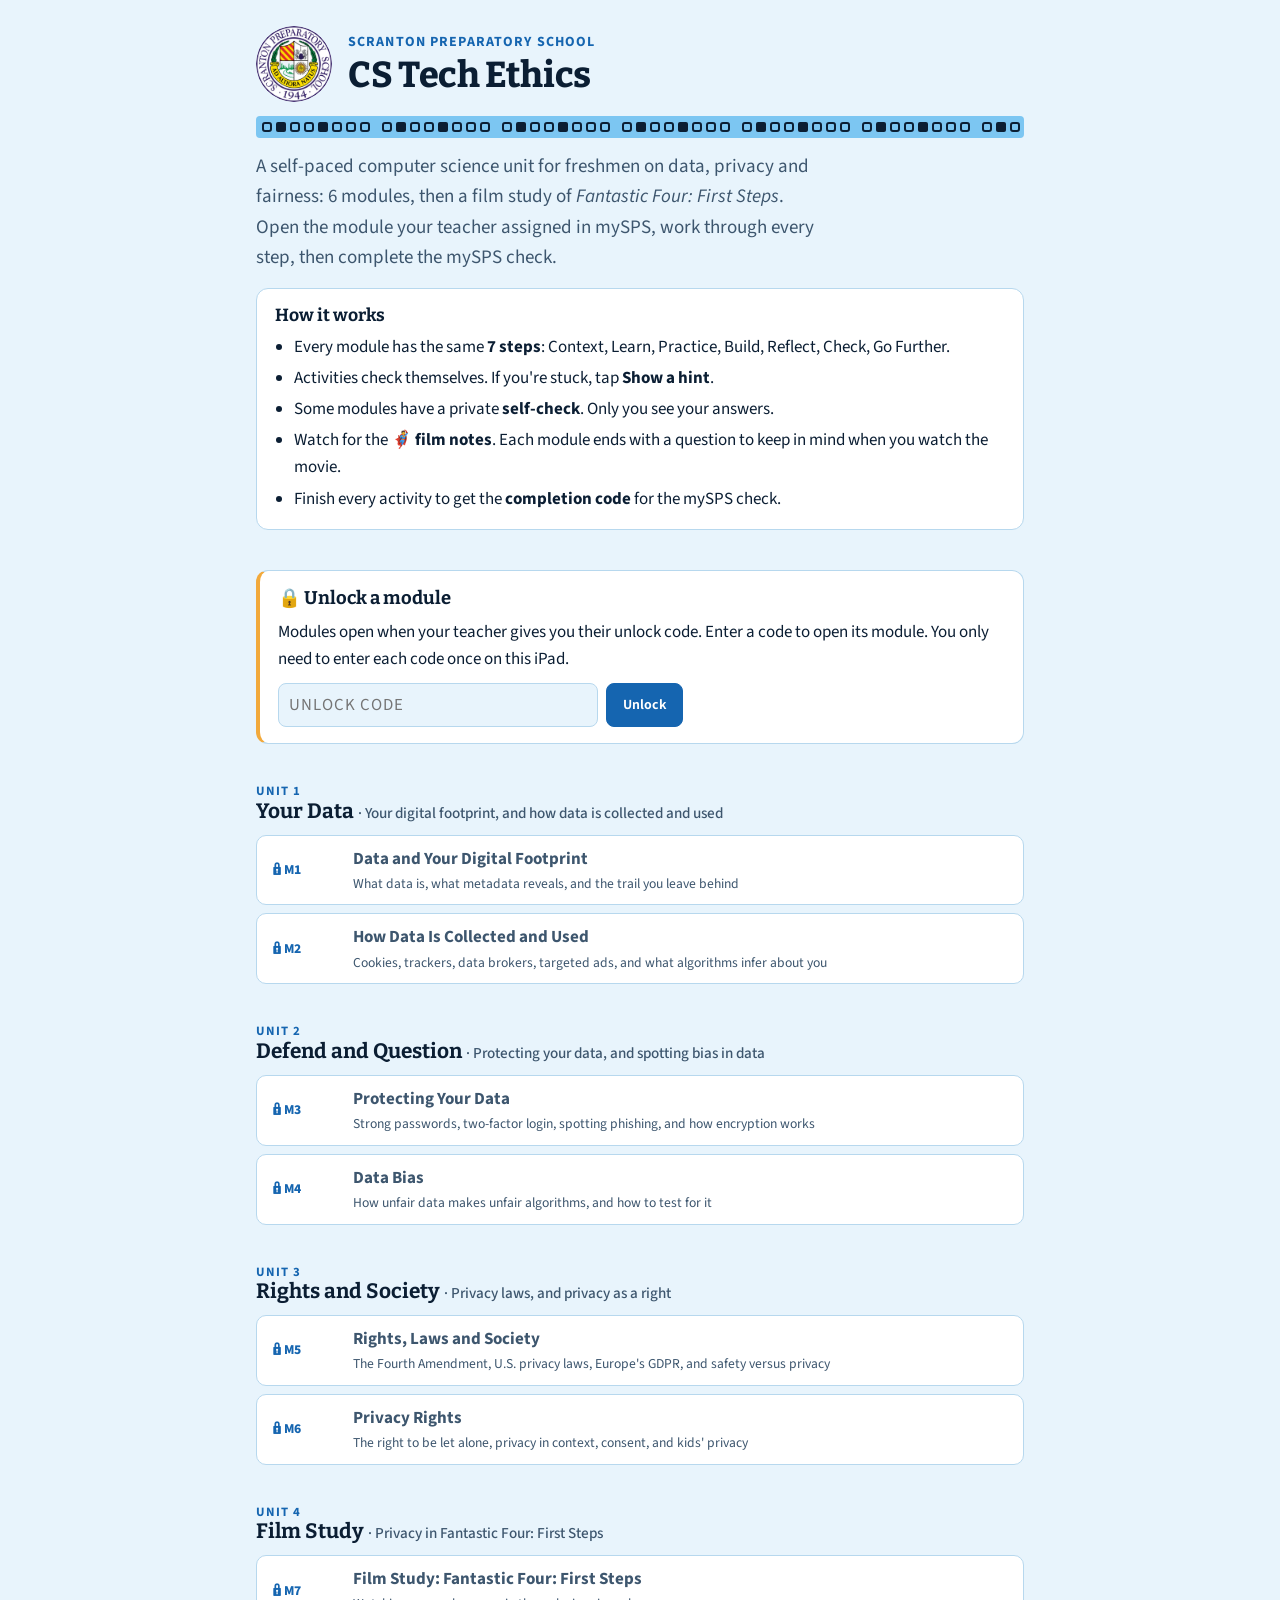
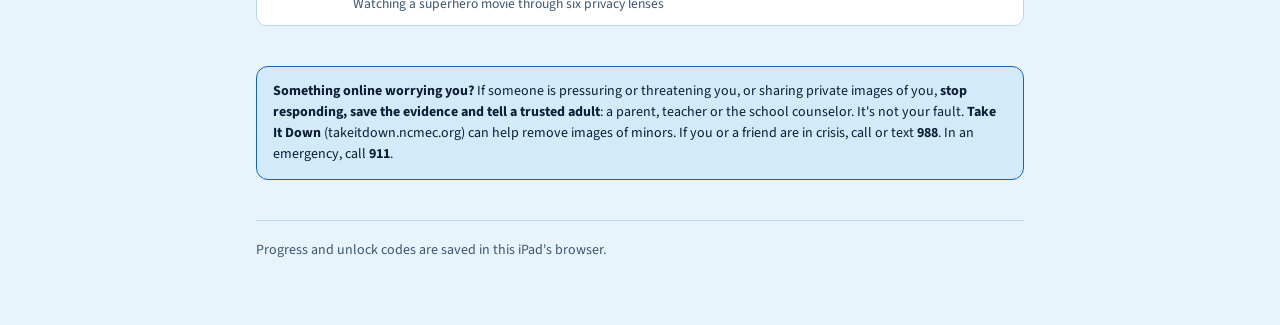
<file: docs/index.html>
<!doctype html>
<html lang="en">
<head>
<meta charset="utf-8">
<meta name="viewport" content="width=device-width, initial-scale=1, viewport-fit=cover">
<title>CS Tech Ethics</title>
<link rel="preconnect" href="https://fonts.googleapis.com">
<link rel="preconnect" href="https://fonts.gstatic.com" crossorigin>
<link rel="stylesheet" href="https://fonts.googleapis.com/css2?family=Bitter:wght@600..800&family=Source+Sans+3:wght@400..700&display=swap">
<link rel="stylesheet" href="assets/course.css?v=b5edc7378b">
<style>
/* Layout: one column listing the units in order; each module is a row with its progress on this iPad. */
.hero { display: grid; gap: 14px; }
.brand { display: flex; align-items: center; gap: 16px; }
.brand img { width: 76px; height: 76px; flex: none; background: #fff; border-radius: 50%; }
.school { color: var(--accent); font-weight: 700; letter-spacing: 0.08em; text-transform: uppercase; font-size: 0.875rem; }
.how { background: var(--surface); border: 1px solid var(--line); border-radius: 12px; padding: 16px 18px; display: grid; gap: 8px; }
.how ul { margin: 0; padding-left: 1.2rem; display: grid; gap: 4px; }
.unit { display: grid; gap: 10px; }
.unit h2 { font-size: 1.3rem; }
.unit h2 .un { display: block; font-family: var(--font-body); font-size: 0.8rem; letter-spacing: 0.08em; text-transform: uppercase; color: var(--accent); }
.unit h2 .en { font-family: var(--font-body); font-weight: 500; font-size: 0.95rem; color: var(--muted); }
.unit ol { list-style: none; margin: 0; padding: 0; display: grid; gap: 8px; }
.unit li { display: grid; grid-template-columns: 4.25rem 1fr auto; grid-template-areas: "n t p" "n s p"; align-items: center; gap: 0 12px; padding: 10px 16px; border-radius: 10px; border: 1px solid var(--line); background: var(--surface); }
.unit li .num { grid-area: n; font-size: 0.85rem; font-weight: 800; color: var(--accent); font-variant-numeric: tabular-nums; }
.unit li a { grid-area: t; color: var(--ink); font-weight: 700; text-decoration: none; }
.unit li a:hover { color: var(--accent); }
.unit li .sub { grid-area: s; color: var(--muted); font-size: 0.85rem; }
.unit li .prog { grid-area: p; font-size: 0.8rem; font-weight: 650; padding: 2px 10px; border-radius: 999px; white-space: nowrap; }
.unit li .prog.started { color: var(--accent); background: var(--accent-soft); }
.unit li .prog.done { color: var(--ok); background: var(--ok-soft); }
.unit li.locked a { color: var(--muted); }
.unit li .num { white-space: nowrap; }
</style>
</head>
<body>
<main class="wrap">
  <header class="hero">
    <div class="brand">
      <img src="assets/seal.png" alt="Scranton Preparatory School seal">
      <div>
        <p class="school">Scranton Preparatory School</p>
        <h1>CS Tech Ethics</h1>
      </div>
    </div>
    <div class="tilestrip" aria-hidden="true"></div>
    <p class="lede">A self-paced computer science unit for freshmen on data, privacy and fairness: 6 modules, then a film study of <i>Fantastic Four: First Steps</i>. Open the module your teacher assigned in mySPS, work through every step, then complete the mySPS check.</p>
    <div class="how">
      <h2 style="font-size:1.1rem">How it works</h2>
      <ul>
        <li>Every module has the same <b>7 steps</b>: Context, Learn, Practice, Build, Reflect, Check, Go Further.</li>
        <li>Activities check themselves. If you're stuck, tap <b>Show a hint</b>.</li>
        <li>Some modules have a private <b>self-check</b>. Only you see your answers.</li>
        <li>Watch for the 🦸 <b>film notes</b>. Each module ends with a question to keep in mind when you watch the movie.</li>
        <li>Finish every activity to get the <b>completion code</b> for the mySPS check.</li>
      </ul>
    </div>
  </header>
  <form class="lockbox" id="unlock-form" autocomplete="off">
    <h2>🔒 Unlock a module</h2>
    <p>Modules open when your teacher gives you their unlock code. Enter a code to open its module. You only need to enter each code once on this iPad.</p>
    <div class="lockrow"><input type="text" id="unlock-code" class="es-in" aria-label="Unlock code" placeholder="Unlock code" autocapitalize="characters" autocorrect="off" spellcheck="false"><button type="submit" class="primary">Unlock</button></div>
    <div class="feedback" id="unlock-msg" role="status" aria-live="polite" hidden></div>
  </form>
  <section class="unit">
    <h2><span class="un">Unit 1</span> Your Data <span class="en">· Your digital footprint, and how data is collected and used</span></h2>
    <ol>
      <li><span class="num">M1</span><a href="m01-digital-footprint.html">Data and Your Digital Footprint</a><span class="sub">What data is, what metadata reveals, and the trail you leave behind</span><span class="prog" data-m="1" data-n="7"></span></li>
      <li><span class="num">M2</span><a href="m02-data-collection.html">How Data Is Collected and Used</a><span class="sub">Cookies, trackers, data brokers, targeted ads, and what algorithms infer about you</span><span class="prog" data-m="2" data-n="7"></span></li>
    </ol>
  </section>
  <section class="unit">
    <h2><span class="un">Unit 2</span> Defend and Question <span class="en">· Protecting your data, and spotting bias in data</span></h2>
    <ol>
      <li><span class="num">M3</span><a href="m03-protecting-data.html">Protecting Your Data</a><span class="sub">Strong passwords, two-factor login, spotting phishing, and how encryption works</span><span class="prog" data-m="3" data-n="7"></span></li>
      <li><span class="num">M4</span><a href="m04-data-bias.html">Data Bias</a><span class="sub">How unfair data makes unfair algorithms, and how to test for it</span><span class="prog" data-m="4" data-n="7"></span></li>
    </ol>
  </section>
  <section class="unit">
    <h2><span class="un">Unit 3</span> Rights and Society <span class="en">· Privacy laws, and privacy as a right</span></h2>
    <ol>
      <li><span class="num">M5</span><a href="m05-rights-laws-society.html">Rights, Laws and Society</a><span class="sub">The Fourth Amendment, U.S. privacy laws, Europe's GDPR, and safety versus privacy</span><span class="prog" data-m="5" data-n="7"></span></li>
      <li><span class="num">M6</span><a href="m06-privacy-rights.html">Privacy Rights</a><span class="sub">The right to be let alone, privacy in context, consent, and kids' privacy</span><span class="prog" data-m="6" data-n="7"></span></li>
    </ol>
  </section>
  <section class="unit">
    <h2><span class="un">Unit 4</span> Film Study <span class="en">· Privacy in Fantastic Four: First Steps</span></h2>
    <ol>
      <li><span class="num">M7</span><a href="m07-film-study.html">Film Study: Fantastic Four: First Steps</a><span class="sub">Watching a superhero movie through six privacy lenses</span><span class="prog" data-m="7" data-n="7"></span></li>
    </ol>
  </section>
  <aside class="helpbox"><b>Something online worrying you?</b> If someone is pressuring or threatening you, or sharing private images of you, <b>stop responding, save the evidence and tell a trusted adult</b>: a parent, teacher or the school counselor. It's not your fault. <b>Take It Down</b> (takeitdown.ncmec.org) can help remove images of minors. If you or a friend are in crisis, call or text <b>988</b>. In an emergency, call <b>911</b>.</aside>
  <footer><span>Progress and unlock codes are saved in this iPad's browser.</span></footer>
</main>
<script src="assets/course.js?v=48382ecd5c"></script>
<script src="assets/lock.js?v=2a07572769"></script>
<script>
// Locked modules show a lock until this iPad has their unlock code.
var LOCKS = [{"num":1,"lock":{"salt":"uzSO+50T7BOARrHCymxP3g==","iter":150000,"check":{"iv":"4eTJayMZwiKj0L8X","ct":"N6u+xmXA4djEFcj9NzHLPXb2GGGgMBsZKg=="}}},{"num":2,"lock":{"salt":"qzK2mtnTwXk2YOfTByp4UA==","iter":150000,"check":{"iv":"SWOiaPZXSC5NqhRx","ct":"QWXTdycs4O6w5QXxa8AA9o9Vlb1Wz2NM/w=="}}},{"num":3,"lock":{"salt":"YkcCpdLzS3dwz+iqs/BdAQ==","iter":150000,"check":{"iv":"XAt+O78kkjDH4bLj","ct":"SprwMW+EzrPl8//flWb9tull35VUBgSmDQ=="}}},{"num":4,"lock":{"salt":"rFKd/2jwdjIuE5c4u1htfw==","iter":150000,"check":{"iv":"8+S1Iyychaxy1taM","ct":"j3ifC9S1odBn+ZLCd3iFkTj7wQCpHP6SYQ=="}}},{"num":5,"lock":{"salt":"Xwpo27E2IiV3/wMhqBhhsg==","iter":150000,"check":{"iv":"V2ShGCQYQeglEvR8","ct":"gUFRGAN7PTphLF/RbOD/djm65nhBgsbtbg=="}}},{"num":6,"lock":{"salt":"OURCg+EbLE9xXNyPy0Bs2w==","iter":150000,"check":{"iv":"xoWt/ISygGwKuKkR","ct":"hm8+fSXYAq/bU4gF7gdOlMQeqsm9PyiUYg=="}}},{"num":7,"lock":{"salt":"WXxO4d+Crscl9Z3ehwTP6w==","iter":150000,"check":{"iv":"T5KEy8/AYJJCYjrC","ct":"VVnx+bhzR9adtmPBTV2feUjLnaxlr96mnQ=="}}}];
function markLocks() {
  LOCKS.forEach(function (m) {
    var li = document.querySelector('.prog[data-m="' + m.num + '"]').parentNode;
    var open = CourseLock.isUnlocked(m.num);
    li.classList.toggle("locked", !open);
    li.querySelector(".num").textContent = (open ? "" : "🔒 ") + "M" + m.num;
  });
}
markLocks();
var form = document.getElementById("unlock-form");
if (form) form.addEventListener("submit", function (ev) {
  ev.preventDefault();
  var input = document.getElementById("unlock-code"), msg = document.getElementById("unlock-msg"), btn = form.querySelector("button");
  if (!CourseLock.norm(input.value)) { input.focus(); return; }
  btn.disabled = true; msg.hidden = false; msg.className = "feedback"; msg.textContent = "Checking…";
  CourseLock.find(input.value, LOCKS).then(function (num) {
    btn.disabled = false;
    if (!num) { msg.className = "feedback bad"; msg.textContent = "That code doesn't unlock any module. Check it with your teacher and try again."; input.classList.add("bad"); return; }
    markLocks(); input.value = "";
    var a = document.querySelector('.prog[data-m="' + num + '"]').parentNode.querySelector("a");
    msg.className = "feedback ok"; msg.textContent = "";
    var line = document.createElement("span"), title = document.createElement("b");
    title.textContent = "M" + num + ": " + a.textContent;
    line.appendChild(document.createTextNode("Unlocked ")); line.appendChild(title); line.appendChild(document.createTextNode(". "));
    var go = document.createElement("a"); go.href = a.getAttribute("href"); go.textContent = "Open it now →"; line.appendChild(go);
    msg.appendChild(line);
  });
});
document.getElementById("unlock-code") && document.getElementById("unlock-code").addEventListener("input", function () { this.classList.remove("bad"); });
// Show each module's progress from this iPad's saved work.
document.querySelectorAll(".prog").forEach(function (p) {
  var n = Number(p.getAttribute("data-n")), s = null;
  try { s = JSON.parse(localStorage.getItem("techethics9:m" + p.getAttribute("data-m")) || "null"); } catch (e) {}
  if (!s || !s.done) return;
  var k = Object.keys(s.done).filter(function (id) { return s.done[id]; }).length;
  if (!k) return;
  k = Math.min(k, n);
  p.textContent = k >= n ? "Done ✓" : k + " of " + n;
  p.className = "prog " + (k >= n ? "done" : "started");
});
</script>
</body>
</html>
</file>
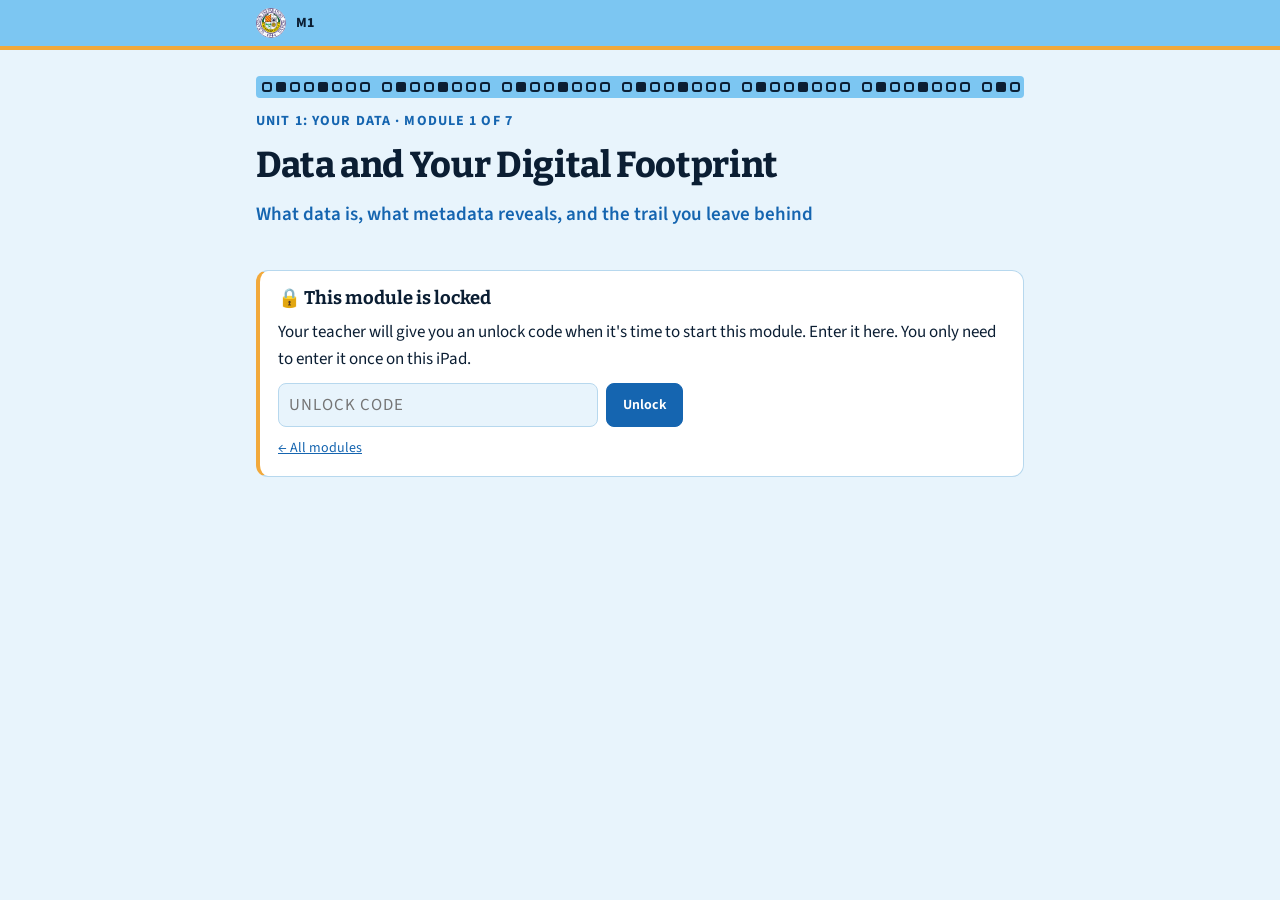
<file: docs/m01-digital-footprint.html>
<!doctype html>
<html lang="en">
<head>
<meta charset="utf-8">
<meta name="viewport" content="width=device-width, initial-scale=1, viewport-fit=cover">
<title>M1 · Data and Your Digital Footprint · CS Tech Ethics</title>
<link rel="preconnect" href="https://fonts.googleapis.com">
<link rel="preconnect" href="https://fonts.gstatic.com" crossorigin>
<link rel="stylesheet" href="https://fonts.googleapis.com/css2?family=Bitter:wght@600..800&family=Source+Sans+3:wght@400..700&display=swap">
<link rel="stylesheet" href="assets/course.css?v=b5edc7378b">
</head>
<body>
<div id="app"><noscript><p style="padding:24px">This lesson needs JavaScript. Please turn it on in Safari settings.</p></noscript></div>
<script src="assets/course.js?v=48382ecd5c"></script>
<script src="assets/lock.js?v=2a07572769"></script>
<script src="modules/m01.js?v=101c79f813"></script>
</body>
</html>
</file>
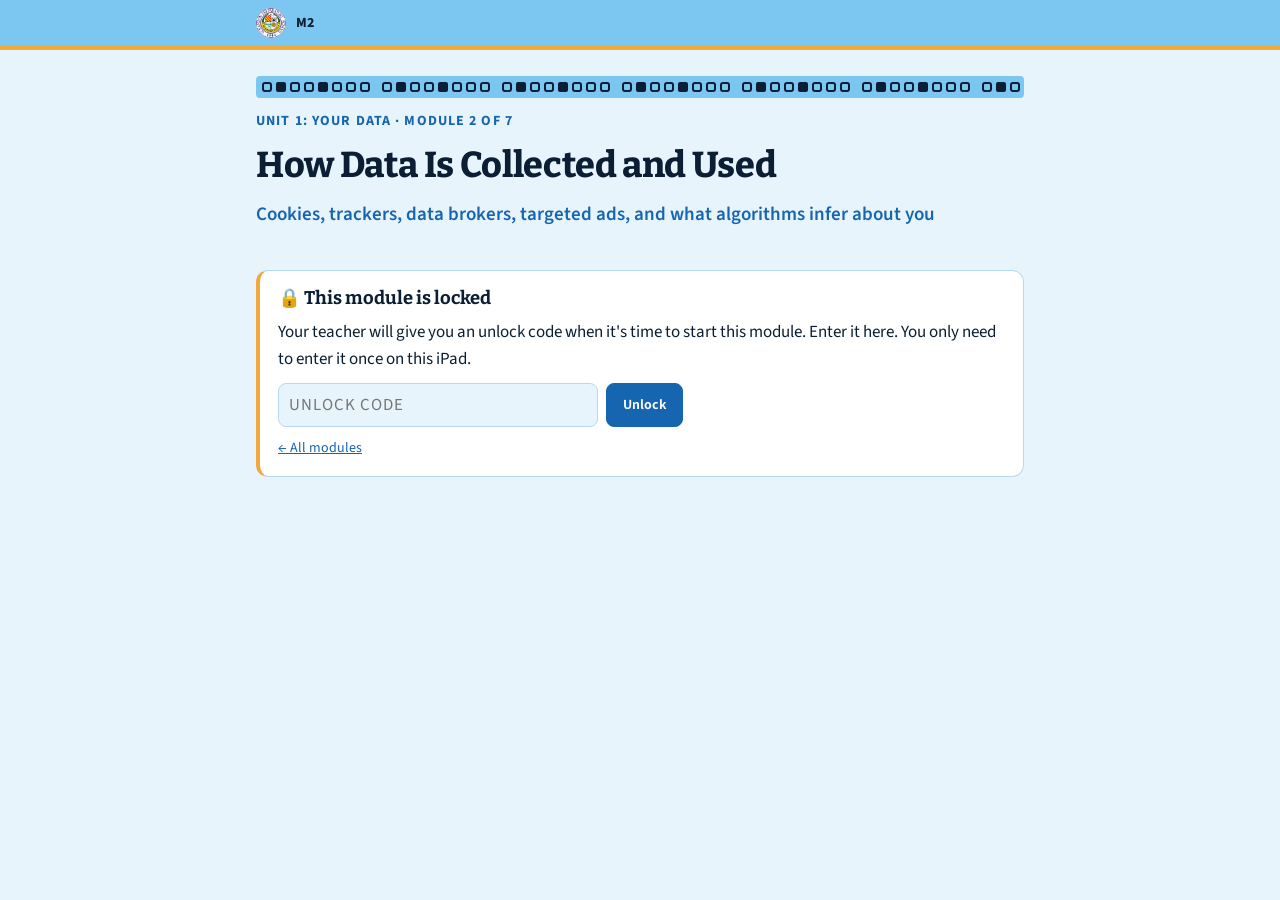
<file: docs/m02-data-collection.html>
<!doctype html>
<html lang="en">
<head>
<meta charset="utf-8">
<meta name="viewport" content="width=device-width, initial-scale=1, viewport-fit=cover">
<title>M2 · How Data Is Collected and Used · CS Tech Ethics</title>
<link rel="preconnect" href="https://fonts.googleapis.com">
<link rel="preconnect" href="https://fonts.gstatic.com" crossorigin>
<link rel="stylesheet" href="https://fonts.googleapis.com/css2?family=Bitter:wght@600..800&family=Source+Sans+3:wght@400..700&display=swap">
<link rel="stylesheet" href="assets/course.css?v=b5edc7378b">
</head>
<body>
<div id="app"><noscript><p style="padding:24px">This lesson needs JavaScript. Please turn it on in Safari settings.</p></noscript></div>
<script src="assets/course.js?v=48382ecd5c"></script>
<script src="assets/lock.js?v=2a07572769"></script>
<script src="modules/m02.js?v=0584e0ef84"></script>
</body>
</html>
</file>
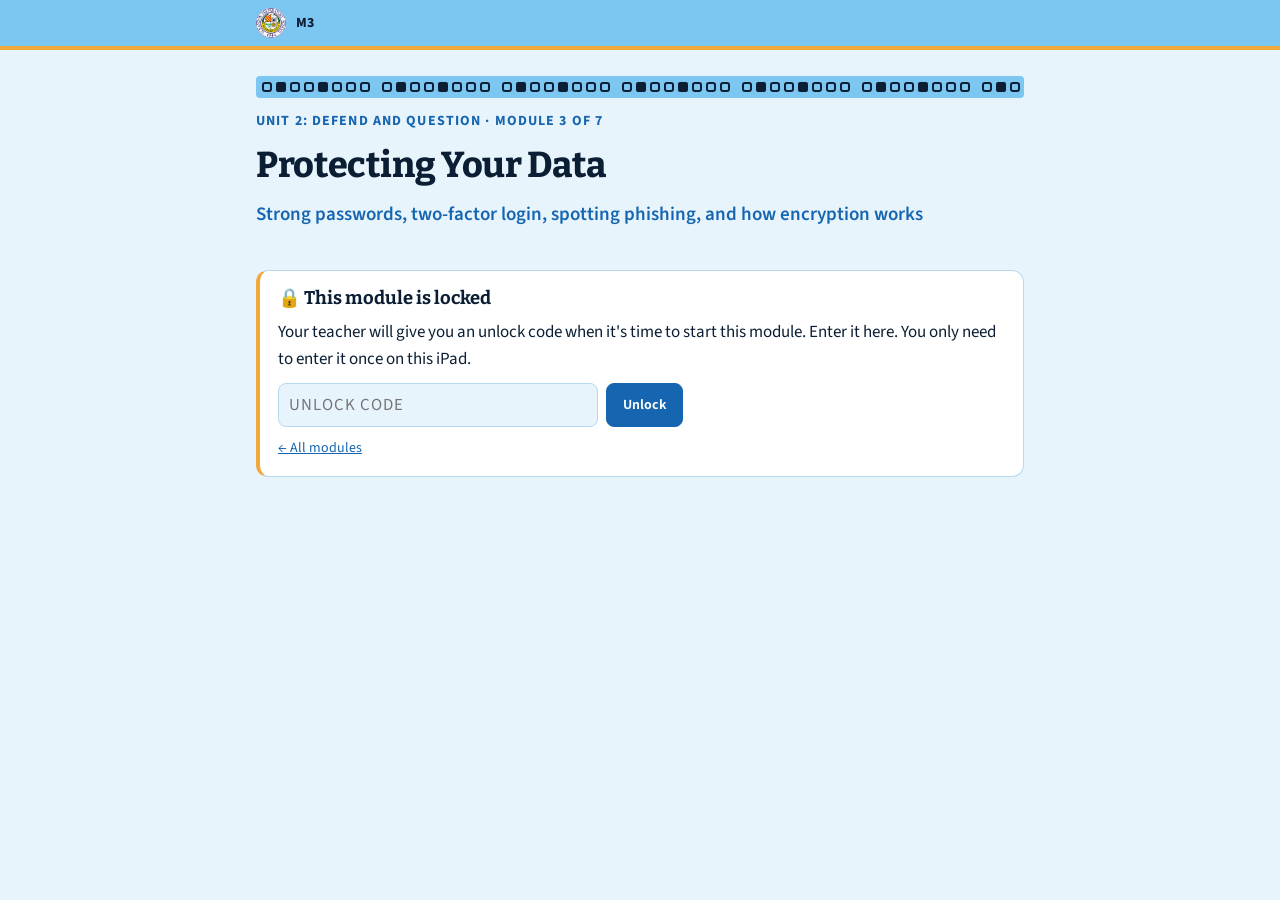
<file: docs/m03-protecting-data.html>
<!doctype html>
<html lang="en">
<head>
<meta charset="utf-8">
<meta name="viewport" content="width=device-width, initial-scale=1, viewport-fit=cover">
<title>M3 · Protecting Your Data · CS Tech Ethics</title>
<link rel="preconnect" href="https://fonts.googleapis.com">
<link rel="preconnect" href="https://fonts.gstatic.com" crossorigin>
<link rel="stylesheet" href="https://fonts.googleapis.com/css2?family=Bitter:wght@600..800&family=Source+Sans+3:wght@400..700&display=swap">
<link rel="stylesheet" href="assets/course.css?v=b5edc7378b">
</head>
<body>
<div id="app"><noscript><p style="padding:24px">This lesson needs JavaScript. Please turn it on in Safari settings.</p></noscript></div>
<script src="assets/course.js?v=48382ecd5c"></script>
<script src="assets/lock.js?v=2a07572769"></script>
<script src="modules/m03.js?v=3195216bae"></script>
</body>
</html>
</file>
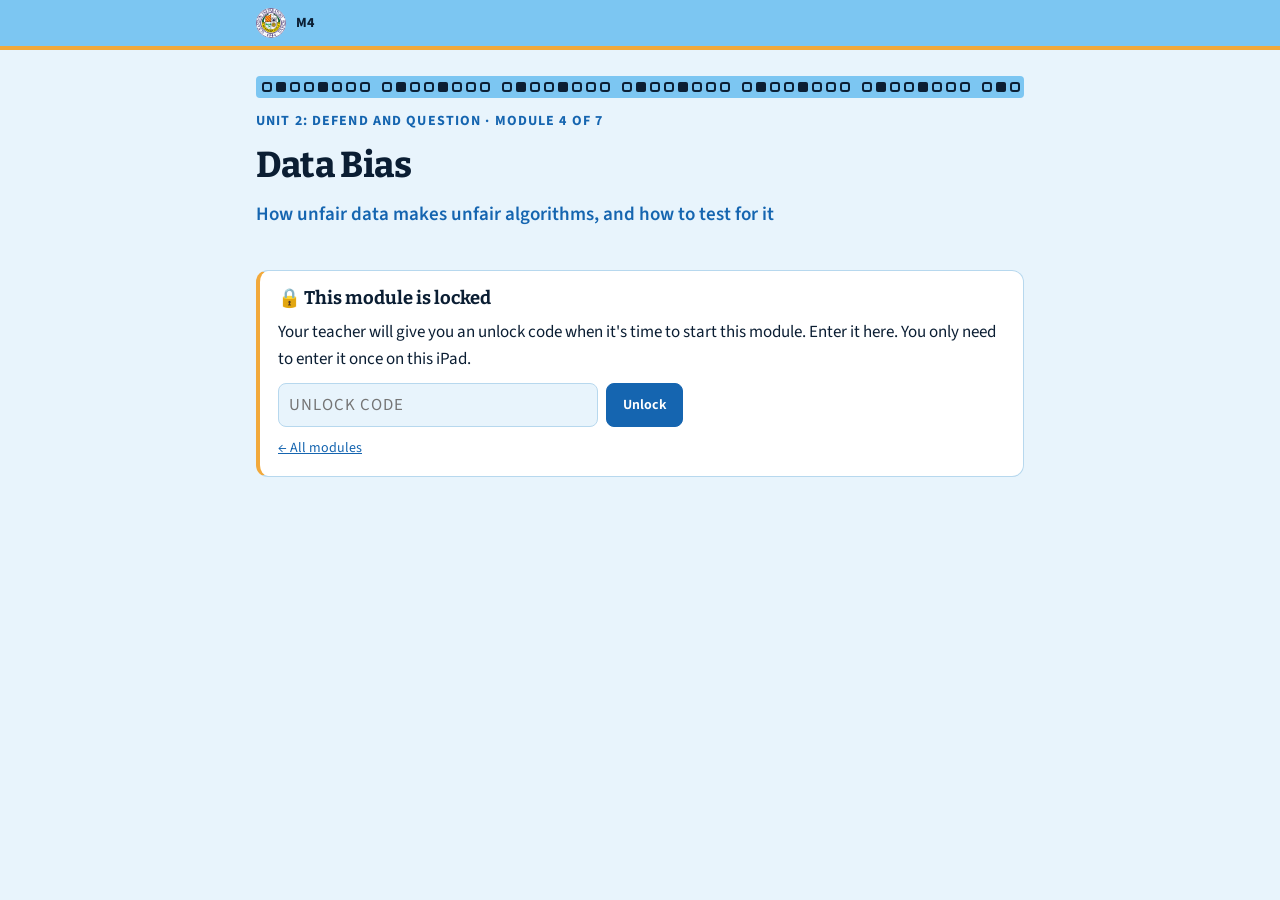
<file: docs/m04-data-bias.html>
<!doctype html>
<html lang="en">
<head>
<meta charset="utf-8">
<meta name="viewport" content="width=device-width, initial-scale=1, viewport-fit=cover">
<title>M4 · Data Bias · CS Tech Ethics</title>
<link rel="preconnect" href="https://fonts.googleapis.com">
<link rel="preconnect" href="https://fonts.gstatic.com" crossorigin>
<link rel="stylesheet" href="https://fonts.googleapis.com/css2?family=Bitter:wght@600..800&family=Source+Sans+3:wght@400..700&display=swap">
<link rel="stylesheet" href="assets/course.css?v=b5edc7378b">
</head>
<body>
<div id="app"><noscript><p style="padding:24px">This lesson needs JavaScript. Please turn it on in Safari settings.</p></noscript></div>
<script src="assets/course.js?v=48382ecd5c"></script>
<script src="assets/lock.js?v=2a07572769"></script>
<script src="modules/m04.js?v=5112dd3ca6"></script>
</body>
</html>
</file>
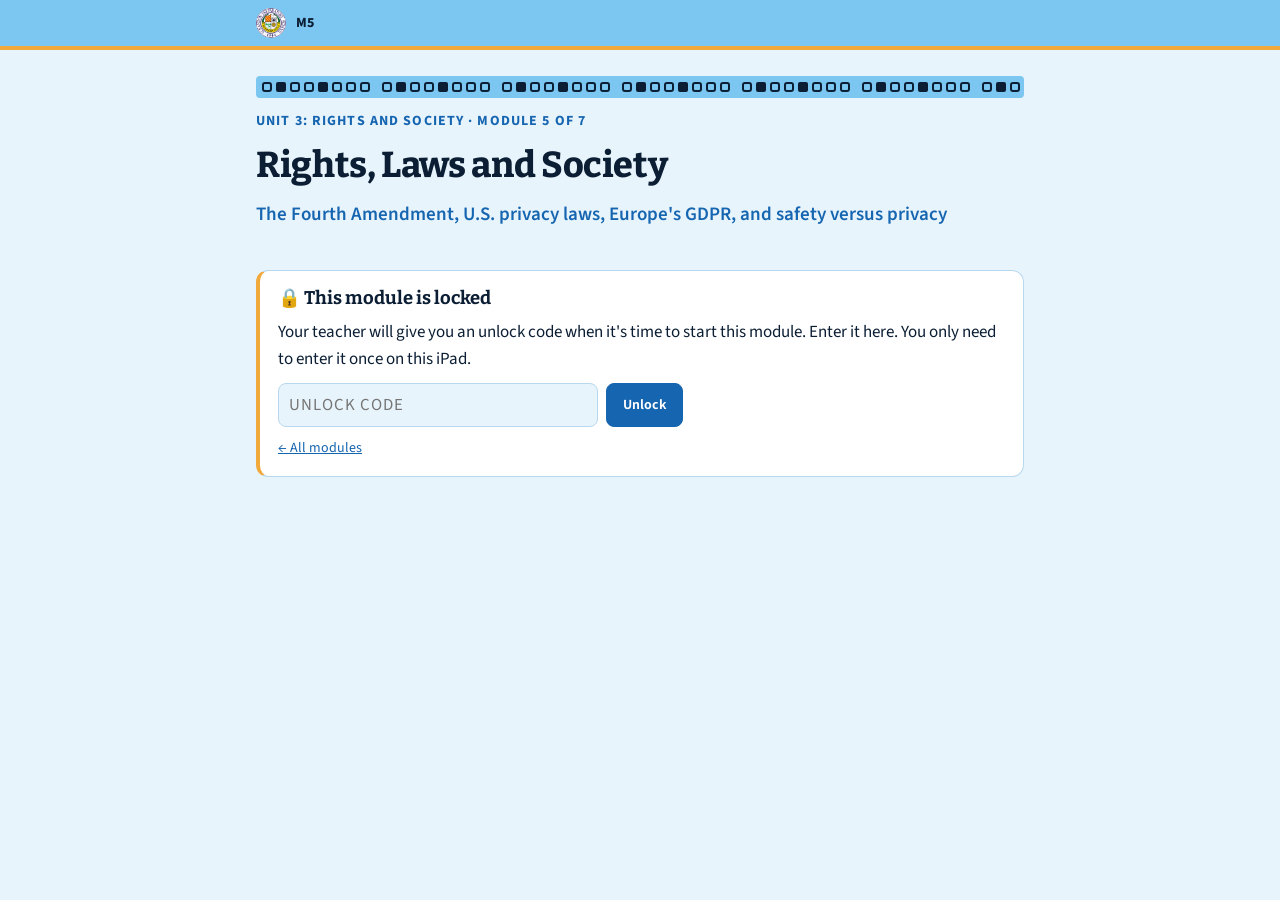
<file: docs/m05-rights-laws-society.html>
<!doctype html>
<html lang="en">
<head>
<meta charset="utf-8">
<meta name="viewport" content="width=device-width, initial-scale=1, viewport-fit=cover">
<title>M5 · Rights, Laws and Society · CS Tech Ethics</title>
<link rel="preconnect" href="https://fonts.googleapis.com">
<link rel="preconnect" href="https://fonts.gstatic.com" crossorigin>
<link rel="stylesheet" href="https://fonts.googleapis.com/css2?family=Bitter:wght@600..800&family=Source+Sans+3:wght@400..700&display=swap">
<link rel="stylesheet" href="assets/course.css?v=b5edc7378b">
</head>
<body>
<div id="app"><noscript><p style="padding:24px">This lesson needs JavaScript. Please turn it on in Safari settings.</p></noscript></div>
<script src="assets/course.js?v=48382ecd5c"></script>
<script src="assets/lock.js?v=2a07572769"></script>
<script src="modules/m05.js?v=562969ba2c"></script>
</body>
</html>
</file>
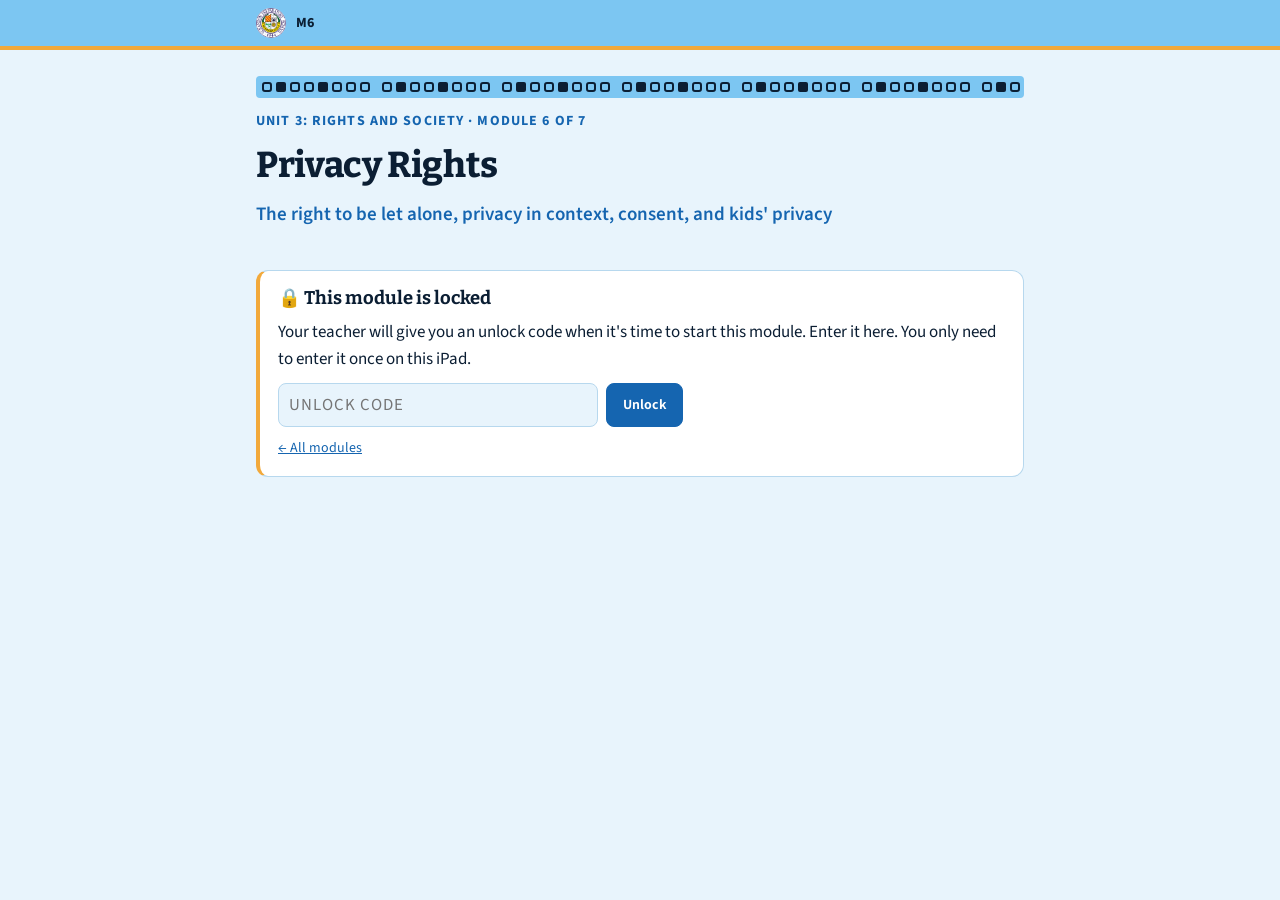
<file: docs/m06-privacy-rights.html>
<!doctype html>
<html lang="en">
<head>
<meta charset="utf-8">
<meta name="viewport" content="width=device-width, initial-scale=1, viewport-fit=cover">
<title>M6 · Privacy Rights · CS Tech Ethics</title>
<link rel="preconnect" href="https://fonts.googleapis.com">
<link rel="preconnect" href="https://fonts.gstatic.com" crossorigin>
<link rel="stylesheet" href="https://fonts.googleapis.com/css2?family=Bitter:wght@600..800&family=Source+Sans+3:wght@400..700&display=swap">
<link rel="stylesheet" href="assets/course.css?v=b5edc7378b">
</head>
<body>
<div id="app"><noscript><p style="padding:24px">This lesson needs JavaScript. Please turn it on in Safari settings.</p></noscript></div>
<script src="assets/course.js?v=48382ecd5c"></script>
<script src="assets/lock.js?v=2a07572769"></script>
<script src="modules/m06.js?v=479493878e"></script>
</body>
</html>
</file>
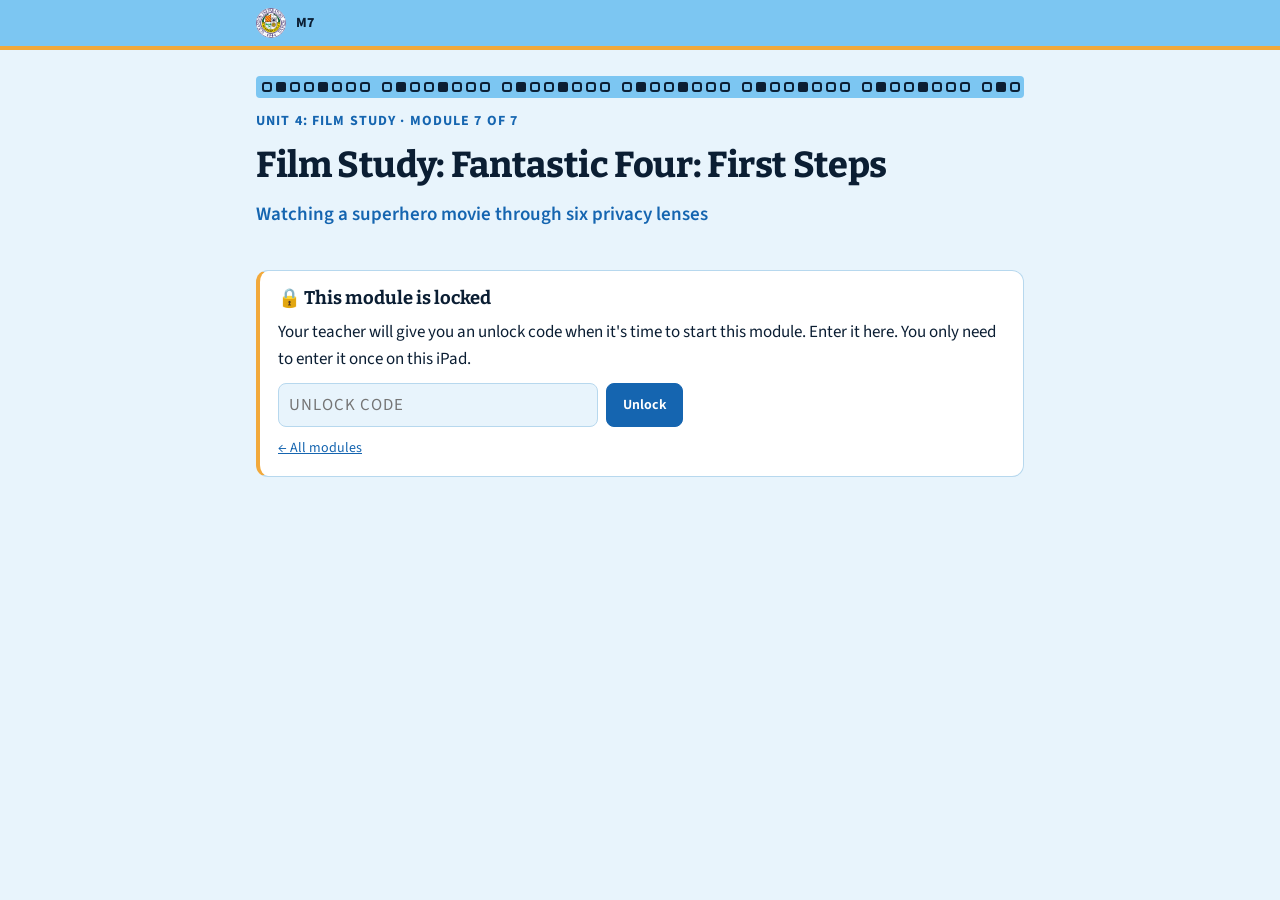
<file: docs/m07-film-study.html>
<!doctype html>
<html lang="en">
<head>
<meta charset="utf-8">
<meta name="viewport" content="width=device-width, initial-scale=1, viewport-fit=cover">
<title>M7 · Film Study: Fantastic Four: First Steps · CS Tech Ethics</title>
<link rel="preconnect" href="https://fonts.googleapis.com">
<link rel="preconnect" href="https://fonts.gstatic.com" crossorigin>
<link rel="stylesheet" href="https://fonts.googleapis.com/css2?family=Bitter:wght@600..800&family=Source+Sans+3:wght@400..700&display=swap">
<link rel="stylesheet" href="assets/course.css?v=b5edc7378b">
</head>
<body>
<div id="app"><noscript><p style="padding:24px">This lesson needs JavaScript. Please turn it on in Safari settings.</p></noscript></div>
<script src="assets/course.js?v=48382ecd5c"></script>
<script src="assets/lock.js?v=2a07572769"></script>
<script src="modules/m07.js?v=06886fd0df"></script>
</body>
</html>
</file>
<file: docs/assets/course.css>
/* CS Tech Ethics: shared styles for every module (the same layout as Health 9).
   Layout: one reading column under a sticky step bar; every module uses the same seven steps so students always know where they are.
   Colors: the Fantastic Four's light blue for the step bar and page, deep navy text (like the black trim on their suits),
   a stronger blue for links and buttons so white button text stays readable, a flame-orange highlight, green for "done." */
:root {
  --paper: #E8F4FC;
  --surface: #FFFFFF;
  --surface-2: #D6ECFA;
  --ink: #0B1E33;
  --muted: #3D566E;
  --line: #B7D8EE;
  --accent: #1565B0;
  --on-accent: #FFFFFF;
  --accent-soft: #D3EAFA;
  --gold: #F2A93B;
  --on-gold: #2B1A04;
  --gold-soft: #FDEBCF;
  --tile: #1565B0;
  --tile-soft: #D3EAFA;
  --on-tile: #FFFFFF;
  --hint-bg: #FDEBCF;
  --hint-ink: #4A2F06;
  --ok: #1C7240;
  --ok-soft: #DFF2E5;
  --bad: #B0284B;
  --bad-soft: #FBE3EA;
  --bar: #7CC6F2;
  --bar-ink: #0B1E33;
  --bar-muted: #1E3A56;
  --bar-line: rgba(11, 30, 51, 0.35);
  --font-body: "Source Sans 3", ui-sans-serif, system-ui, -apple-system, "Segoe UI", sans-serif;
  --font-display: "Bitter", Georgia, "Times New Roman", serif;
  --step-0: 0.875rem;
  --step-1: 1.0625rem;
  --step-2: 1.1875rem;
  --step-3: 1.5rem;
  --step-4: 2.25rem;
  color-scheme: light;
}
@media (prefers-color-scheme: dark) {
  :root:not([data-theme="light"]) {
    --paper: #0A1622; --surface: #11243A; --surface-2: #17304B; --ink: #E8F3FB; --muted: #A6BED3; --line: #27425E;
    --accent: #8DD0F7; --on-accent: #0A1622; --accent-soft: #163552;
    --gold: #F5B65C; --on-gold: #241603; --gold-soft: #3D2C10;
    --tile: #8DD0F7; --tile-soft: #163552; --on-tile: #0A1622;
    --hint-bg: #3D2C10; --hint-ink: #FCE3B8;
    --ok: #7FD8A0; --ok-soft: #153523; --bad: #FF9BB3; --bad-soft: #43192A;
    --bar: #1F5F8E; --bar-ink: #FFFFFF; --bar-muted: #D3ECFB; --bar-line: rgba(255, 255, 255, 0.4);
    color-scheme: dark;
  }
}
:root[data-theme="dark"] {
  --paper: #0A1622; --surface: #11243A; --surface-2: #17304B; --ink: #E8F3FB; --muted: #A6BED3; --line: #27425E;
  --accent: #8DD0F7; --on-accent: #0A1622; --accent-soft: #163552;
  --gold: #F5B65C; --on-gold: #241603; --gold-soft: #3D2C10;
  --tile: #8DD0F7; --tile-soft: #163552; --on-tile: #0A1622;
  --hint-bg: #3D2C10; --hint-ink: #FCE3B8;
  --ok: #7FD8A0; --ok-soft: #153523; --bad: #FF9BB3; --bad-soft: #43192A;
  --bar: #1F5F8E; --bar-ink: #FFFFFF; --bar-muted: #D3ECFB; --bar-line: rgba(255, 255, 255, 0.4);
  color-scheme: dark;
}

* { box-sizing: border-box; }
html { -webkit-text-size-adjust: 100%; }
body {
  margin: 0; background: var(--paper); color: var(--ink);
  font-family: var(--font-body); font-size: var(--step-1); line-height: 1.6;
}
body::before {
  content: ""; position: fixed; inset: 0 0 auto; height: env(safe-area-inset-top, 0px);
  z-index: 10; background: var(--bar);
}
h1, h2, h3, h4 { text-wrap: balance; line-height: 1.2; margin: 0; }
h1, h2 { font-family: var(--font-display); }
h1 { font-size: var(--step-4); font-weight: 750; letter-spacing: -0.01em; }
h2 { font-size: var(--step-3); font-weight: 700; }
h3 { font-size: var(--step-2); font-weight: 700; }
p { margin: 0; }
a { color: var(--accent); }
img { max-width: 100%; }
[hidden] { display: none !important; }
:focus-visible { outline: 3px solid var(--tile); outline-offset: 2px; border-radius: 4px; }

/* Sticky step bar in Fantastic Four light blue, with a flame-orange line along the bottom */
.bar {
  position: sticky; top: env(safe-area-inset-top, 0px); z-index: 5;
  background: var(--bar); color: var(--bar-ink);
  box-shadow: inset 0 -4px 0 var(--gold);
}
.bar-seal { width: 30px; height: 30px; flex: none; display: block; background: #fff; border-radius: 50%; }
.bar-inner, .wrap {
  max-width: 800px; margin: 0 auto;
  padding-left: max(16px, env(safe-area-inset-left, 0px));
  padding-right: max(16px, env(safe-area-inset-right, 0px));
}
.bar-inner { display: flex; align-items: center; gap: 10px; padding-block: 8px 12px; }
.bar-title { font-weight: 750; white-space: nowrap; font-size: var(--step-0); color: var(--bar-ink); text-decoration: none; }
.steps { display: flex; gap: 6px; overflow-x: auto; flex: 1; min-width: 0; scrollbar-width: none; }
.steps::-webkit-scrollbar { display: none; }
.steps a {
  flex: none; text-decoration: none; color: var(--bar-muted); font-size: var(--step-0);
  padding: 3px 10px; border-radius: 999px; border: 1px solid var(--bar-line); white-space: nowrap;
}
.steps a.done { color: var(--on-gold); border-color: var(--gold); background: var(--gold); }
.meter { flex: none; font-size: var(--step-0); color: var(--bar-muted); font-variant-numeric: tabular-nums; white-space: nowrap; }

/* Audio settings bar under the header */
.voicebar { display: flex; flex-wrap: wrap; align-items: center; gap: 8px 14px; font-size: var(--step-0); color: var(--muted); }
.voicebar .seg button { min-height: 36px; padding: 4px 12px; }

/* Page */
.wrap { padding-block: 26px 64px; display: grid; gap: 40px; }
header.intro { display: grid; gap: 12px; }
/* The stripe under each title is the letter H in binary (01001000), from Module 1. */
.tilestrip { height: 22px; border-radius: 4px; background-color: var(--bar);
  background-image: url("data:image/svg+xml,%3Csvg xmlns='http://www.w3.org/2000/svg' width='120' height='22' viewBox='0 0 120 22'%3E%3Crect x='7' y='7' width='8' height='8' rx='2' fill='none' stroke='%230B1E33' stroke-width='2'/%3E%3Crect x='20' y='6' width='10' height='10' rx='2' fill='%230B1E33'/%3E%3Crect x='35' y='7' width='8' height='8' rx='2' fill='none' stroke='%230B1E33' stroke-width='2'/%3E%3Crect x='49' y='7' width='8' height='8' rx='2' fill='none' stroke='%230B1E33' stroke-width='2'/%3E%3Crect x='62' y='6' width='10' height='10' rx='2' fill='%230B1E33'/%3E%3Crect x='77' y='7' width='8' height='8' rx='2' fill='none' stroke='%230B1E33' stroke-width='2'/%3E%3Crect x='91' y='7' width='8' height='8' rx='2' fill='none' stroke='%230B1E33' stroke-width='2'/%3E%3Crect x='105' y='7' width='8' height='8' rx='2' fill='none' stroke='%230B1E33' stroke-width='2'/%3E%3C/svg%3E");
  background-size: 120px 22px; }
.eyebrow { font-size: var(--step-0); letter-spacing: 0.08em; text-transform: uppercase; color: var(--accent); font-weight: 700; }
.subtitle { font-size: var(--step-2); font-weight: 600; color: var(--tile); }
.lede { font-size: var(--step-2); color: var(--muted); max-width: 62ch; }
.facts { display: flex; flex-wrap: wrap; gap: 8px 18px; font-size: var(--step-0); color: var(--muted); }
.facts b { color: var(--ink); font-weight: 650; }
.recap { border: 1px dashed var(--line); border-radius: 10px; padding: 12px 16px; display: grid; gap: 4px; font-size: var(--step-0); }
.recap strong { font-size: var(--step-0); text-transform: uppercase; letter-spacing: 0.06em; color: var(--muted); }
.welcome { background: var(--gold-soft); border-radius: 12px; padding: 16px 18px; display: grid; gap: 8px; }
.welcome h2 { font-size: var(--step-2); }
.welcome ul { margin: 0; padding-left: 1.2rem; display: grid; gap: 4px; }

section.step { display: grid; gap: 16px; scroll-margin-top: 72px; }
.step-head { display: flex; align-items: baseline; gap: 12px; }
.step-num {
  flex: none; width: 2rem; height: 2rem; border-radius: 50%; display: grid; place-items: center; align-self: center;
  background: var(--accent); color: var(--on-accent); font-weight: 800; font-size: var(--step-0);
}
.step-head h2 { flex: 1; min-width: 0; }
.step-head .ipp { font-size: var(--step-0); color: var(--muted); white-space: nowrap; }
.prose { display: grid; gap: 12px; max-width: 68ch; }
.prose ul, .prose ol { margin: 0; padding-left: 1.3rem; display: grid; gap: 4px; }
.idea { display: grid; gap: 12px; }
.idea h3 { color: var(--ink); }
.story {
  display: grid; gap: 12px; background: var(--surface); border: 1px solid var(--line); border-left: 6px solid var(--gold);
  border-radius: 12px; padding: 18px;
}
.story .place { font-size: var(--step-0); font-weight: 700; color: var(--tile); letter-spacing: 0.04em; text-transform: uppercase; }
.callout { background: var(--hint-bg); color: var(--hint-ink); border-radius: 10px; padding: 12px 16px; font-size: var(--step-0); }
.callout b { font-weight: 750; }
.note-es { background: var(--tile-soft); border-radius: 10px; padding: 12px 16px; font-size: var(--step-0); }

/* Spanish text you can hear */
.es { font-weight: 600; color: var(--ink); }
.say {
  display: inline-flex; align-items: center; justify-content: center; vertical-align: -0.3em;
  width: 1.9rem; height: 1.9rem; min-height: 0; padding: 0; margin: 0 0.15rem; border-radius: 50%;
  border: 1px solid var(--line); background: var(--surface-2); color: var(--accent); font-size: 0.85rem; line-height: 1;
}
.say svg { width: 1rem; height: 1rem; fill: currentColor; }
.say.playing { background: var(--accent); color: var(--on-accent); border-color: var(--accent); }
.say.big { width: 3rem; height: 3rem; }
.say.big svg { width: 1.4rem; height: 1.4rem; }

/* Tables */
.tbl { overflow-x: auto; }
.tbl table { border-collapse: collapse; min-width: min(100%, 24rem); background: var(--surface); border-radius: 10px; overflow: hidden; }
.tbl th, .tbl td { border: 1px solid var(--line); padding: 7px 12px; text-align: left; vertical-align: top; font-size: 0.95rem; }
.tbl th { background: var(--surface-2); font-size: var(--step-0); color: var(--muted); font-weight: 700; }
.tbl caption { caption-side: bottom; text-align: left; padding-top: 8px; font-size: var(--step-0); color: var(--muted); }
.tbl .end, .end { color: var(--accent); font-weight: 800; }
.tbl .vos { color: var(--muted); }
.conj-wrap { display: flex; flex-wrap: wrap; gap: 14px; }

/* Example sentences */
.examples { list-style: none; margin: 0; padding: 0; display: grid; gap: 6px; }
.examples li { display: grid; grid-template-columns: auto 1fr; gap: 2px 8px; align-items: start; padding: 8px 12px; border-radius: 8px; background: var(--surface); border: 1px solid var(--line); }
.examples li .say { grid-row: span 2; margin-top: 2px; }
.examples .en { color: var(--muted); font-size: var(--step-0); }

/* Flashcards */
.flash { display: grid; grid-template-columns: repeat(auto-fill, minmax(9.5rem, 1fr)); gap: 8px; }
.card {
  position: relative; min-height: 5.5rem; padding: 10px 12px 10px; border-radius: 10px; border: 1px solid var(--line);
  background: var(--surface); display: grid; align-content: center; justify-items: center; text-align: center; gap: 4px;
  font-weight: 650; cursor: pointer;
}
.card .front { font-size: 1.05rem; }
.card .back { color: var(--tile); font-weight: 600; font-size: 0.95rem; }
.card.flipped { background: var(--tile-soft); border-color: var(--tile); }
.card .flip-note { font-size: 0.72rem; color: var(--muted); font-weight: 500; }

/* Task cards */
.task { background: var(--surface); border: 1px solid var(--line); border-radius: 12px; padding: 18px; display: grid; gap: 12px; min-width: 0; }
.task-head { display: flex; align-items: center; gap: 10px; flex-wrap: wrap; }
.task-head h3 { flex: 1; min-width: 0; }
.task-type { font-size: 0.75rem; font-weight: 700; text-transform: uppercase; letter-spacing: 0.06em; color: var(--tile); }
.chip { font-size: 0.8rem; font-weight: 650; padding: 2px 10px; border-radius: 999px; border: 1px solid var(--line); color: var(--muted); white-space: nowrap; }
.chip.done { color: var(--ok); border-color: var(--ok); background: var(--ok-soft); }
.chip.opt { color: var(--tile); border-color: var(--tile); }
.goal { font-size: var(--step-0); color: var(--muted); }
.passage { background: var(--surface-2); border-radius: 10px; padding: 14px 16px; display: grid; gap: 10px; }
.row { display: flex; gap: 8px; flex-wrap: wrap; align-items: center; }
button {
  font: inherit; font-size: var(--step-0); font-weight: 650; cursor: pointer;
  padding: 9px 16px; border-radius: 8px; border: 1px solid var(--line); background: var(--surface); color: var(--ink);
  min-height: 44px; touch-action: manipulation;
}
button.primary { background: var(--accent); color: var(--on-accent); border-color: var(--accent); }
button.ghost { background: transparent; }
button:disabled { opacity: 0.55; cursor: not-allowed; }
.feedback { border-radius: 8px; padding: 10px 14px; font-size: var(--step-0); display: grid; gap: 6px; }
.feedback.ok { background: var(--ok-soft); color: var(--ok); }
.feedback.bad { background: var(--bad-soft); color: var(--bad); }
.feedback ul { margin: 0; padding-left: 1.2rem; }
.hints { display: grid; gap: 8px; }
.hint { background: var(--hint-bg); color: var(--hint-ink); border-radius: 8px; padding: 8px 12px; font-size: var(--step-0); }

/* Inputs */
input.es-in, textarea.es-in, input.answer {
  font: inherit; font-size: 1.05rem; min-height: 44px; padding: 6px 10px; max-width: 100%;
  border: 1.5px solid var(--line); border-radius: 8px; background: var(--paper); color: var(--ink);
}
input.es-in:focus, textarea.es-in:focus { border-color: var(--tile); outline: none; box-shadow: 0 0 0 3px var(--tile-soft); }
input.es-in.ok { border-color: var(--ok); background: var(--ok-soft); }
input.es-in.bad { border-color: var(--bad); background: var(--bad-soft); }
input.es-in.near { border-color: var(--gold); background: var(--gold-soft); }
.mark { font-weight: 800; font-size: var(--step-0); min-width: 1rem; display: inline-block; }
.mark.ok { color: var(--ok); }
.mark.bad { color: var(--bad); }

/* Accent keys */
.accents { display: flex; flex-wrap: wrap; gap: 4px; align-items: center; position: sticky; top: 64px; z-index: 2;
  background: var(--surface); padding: 4px 0; }
.accents .lbl { font-size: 0.75rem; color: var(--muted); margin-right: 4px; }
.accents button { min-height: 40px; min-width: 40px; padding: 4px 8px; font-size: 1.05rem; font-weight: 700; background: var(--gold-soft); border-color: var(--gold); color: var(--ink); }
.accents button.shift[aria-pressed="true"] { background: var(--gold); }

/* Cloze sentences */
.items { display: grid; gap: 10px; }
.item { display: flex; flex-wrap: wrap; align-items: center; gap: 6px 8px; padding: 8px 10px; border-radius: 8px; border: 1px solid var(--line); background: var(--paper); }
.item .num { font-size: var(--step-0); font-weight: 700; color: var(--muted); min-width: 1.4rem; }
.item.right { border-color: var(--ok); }
.item input.es-in { width: 8.5rem; }
.item input.es-in.wide { width: min(100%, 26rem); flex: 1 1 14rem; }
.item .clue { color: var(--muted); font-size: 0.92rem; }
.item .en { color: var(--muted); font-size: var(--step-0); flex-basis: 100%; }
.item .why { flex-basis: 100%; font-size: var(--step-0); color: var(--bad); }
.item .why.ok { color: var(--ok); }

/* Inline choice (select) */
.pick { display: inline-flex; flex-wrap: wrap; gap: 4px; vertical-align: middle; }
.pick button { min-height: 38px; padding: 4px 10px; font-size: 0.95rem; }
.pick button[aria-pressed="true"] { background: var(--tile); color: var(--on-tile); border-color: var(--tile); }
.item.right .pick button[aria-pressed="true"] { background: var(--ok); border-color: var(--ok); color: var(--surface); }
.item.wrong .pick button[aria-pressed="true"] { background: var(--bad); border-color: var(--bad); color: var(--surface); }

/* Conjugation grid */
.conj { display: grid; gap: 8px; }
.conj-title { font-weight: 700; }
.conj-title .en { color: var(--muted); font-weight: 500; font-size: var(--step-0); }
.conj-grid { display: grid; grid-template-columns: repeat(2, minmax(0, 1fr)); gap: 8px 16px; }
@media (max-width: 560px) { .conj-grid { grid-template-columns: 1fr; } }
.conj-cell { display: grid; grid-template-columns: 7.5rem 1fr auto; align-items: center; gap: 8px; }
.conj-cell label { font-size: var(--step-0); color: var(--muted); font-weight: 650; }
.conj-cell input.es-in { width: 100%; }

/* Multiple choice */
.choices { display: grid; gap: 8px; }
.choice { text-align: left; display: grid; grid-template-columns: 1.6rem 1fr; gap: 8px; align-items: start; font-weight: 500; font-size: 0.98rem; }
.choice .letter { font-weight: 800; color: var(--accent); }
.choice.right { border-color: var(--ok); background: var(--ok-soft); }
.choice.wrong { border-color: var(--bad); background: var(--bad-soft); }
.quiz-q { display: grid; gap: 8px; padding-bottom: 12px; border-bottom: 1px dashed var(--line); }
.quiz-q:last-of-type { border-bottom: 0; }
.quiz-q .q { font-weight: 650; }
.listen-row { display: flex; align-items: center; gap: 12px; }

/* Matching */
.match { display: grid; grid-template-columns: 1fr 1fr; gap: 8px 14px; }
.match .col { display: grid; gap: 8px; align-content: start; }
.match h4 { font-size: var(--step-0); color: var(--muted); }
.match button { text-align: left; font-weight: 550; font-size: 0.95rem; }
.match button.sel { border-color: var(--tile); box-shadow: 0 0 0 3px var(--tile-soft); }
.match button.paired { border-color: var(--ok); background: var(--ok-soft); color: var(--ok); cursor: default; }
.match button.miss { border-color: var(--bad); background: var(--bad-soft); }

/* Sort */
.sort-list { display: grid; gap: 8px; }
.sort-row { display: flex; flex-wrap: wrap; gap: 8px 12px; align-items: center; justify-content: space-between; padding: 8px 10px; border: 1px solid var(--line); border-radius: 8px; background: var(--paper); }
.sort-row.right { border-color: var(--ok); background: var(--ok-soft); }
.sort-row.wrong { border-color: var(--bad); background: var(--bad-soft); }
.sort-text { flex: 1 1 12rem; min-width: 0; font-size: 0.98rem; }
.seg { display: flex; flex-wrap: wrap; gap: 4px; }
.seg button { padding: 6px 12px; font-size: 0.85rem; min-height: 40px; }
.seg button[aria-pressed="true"] { background: var(--tile); color: var(--on-tile); border-color: var(--tile); }

/* Sentence builder */
.builder { display: grid; gap: 8px; padding: 10px; border-radius: 10px; border: 1px solid var(--line); background: var(--paper); }
.builder.right { border-color: var(--ok); }
.builder .en { font-weight: 600; }
.tiles { display: flex; flex-wrap: wrap; gap: 6px; min-height: 48px; align-items: center; padding: 6px; border-radius: 8px; }
.tiles.answer { border: 1.5px dashed var(--line); background: var(--surface); }
.tiles .empty { color: var(--muted); font-size: var(--step-0); padding: 4px; }
.tile { min-height: 40px; padding: 6px 12px; font-size: 1rem; font-weight: 600; background: var(--gold-soft); border-color: var(--gold); }
.tiles.answer .tile { background: var(--surface-2); border-color: var(--line); }
.tiles .punct { font-weight: 700; font-size: 1.1rem; color: var(--muted); }

/* Find the error */
.words { display: flex; flex-wrap: wrap; gap: 4px; align-items: center; }
.words button { min-height: 38px; padding: 4px 9px; font-size: 1rem; font-weight: 550; }
.words button.hit { border-color: var(--ok); background: var(--ok-soft); color: var(--ok); }
.words button.miss { border-color: var(--bad); background: var(--bad-soft); }

/* Accent placement */
.letters { display: flex; flex-wrap: wrap; gap: 3px; align-items: center; }
.letters button { min-width: 38px; min-height: 42px; padding: 4px 6px; font-size: 1.15rem; font-weight: 700; }
.letters button.cons { background: transparent; border-color: transparent; color: var(--muted); cursor: default; }
.letters button[aria-pressed="true"] { background: var(--tile); color: var(--on-tile); border-color: var(--tile); }
.letters .none { margin-left: 8px; font-size: var(--step-0); min-width: 0; }

/* Speaking practice */
.speak-row { display: flex; flex-wrap: wrap; gap: 8px; align-items: center; }
.rec.on { background: var(--bad); color: var(--surface); border-color: var(--bad); }

/* Writing (Build) */
textarea.draft, textarea.es-in.write { width: 100%; min-height: 9rem; padding: 12px; font: inherit; line-height: 1.6; resize: vertical; }
textarea.draft { border-radius: 8px; border: 1.5px solid var(--line); background: var(--paper); color: var(--ink); }
.model { background: var(--surface-2); border-radius: 10px; padding: 12px 16px; display: grid; gap: 6px; font-size: 0.95rem; }
.model .lbl { font-size: 0.75rem; font-weight: 700; color: var(--muted); text-transform: uppercase; letter-spacing: 0.06em; }
.status-list { list-style: none; margin: 0; padding: 0; display: grid; gap: 4px; font-size: var(--step-0); }
.status-list li.done { color: var(--ok); font-weight: 600; }
.status-list li:not(.done) { color: var(--muted); }
.wordcount { font-size: var(--step-0); color: var(--muted); }

/* Reflection + check */
.reflect-q { font-size: var(--step-2); font-weight: 600; max-width: 62ch; }
.check-card { background: var(--surface); border: 2px solid var(--line); border-radius: 12px; padding: 20px; display: grid; gap: 14px; }
.check-card.unlocked { border-color: var(--ok); }
.code-badge {
  font-weight: 800; letter-spacing: 0.12em; font-variant-numeric: tabular-nums;
  font-size: 2rem; color: var(--ok); background: var(--ok-soft); padding: 8px 18px; border-radius: 10px; justify-self: start;
  user-select: all;
}
ol.todo { margin: 0; padding-left: 1.3rem; display: grid; gap: 6px; }
footer { font-size: var(--step-0); color: var(--muted); display: flex; flex-wrap: wrap; gap: 12px; align-items: center; justify-content: space-between; border-top: 1px solid var(--line); padding-top: 18px; }
.task > *, section.step > *, header.intro > * { min-width: 0; }

@media (prefers-reduced-motion: no-preference) {
  .feedback, .hint { animation: rise 160ms ease-out; }
  @keyframes rise { from { transform: translateY(4px); opacity: 0.4; } to { transform: none; opacity: 1; } }
}
@media (max-width: 480px) {
  h1 { font-size: 1.9rem; }
  .match { grid-template-columns: 1fr 1fr; gap: 6px; }
  .match button { padding: 8px 10px; font-size: 0.88rem; }
  .conj-cell { grid-template-columns: 6.5rem 1fr auto; }
}

/* Put steps in order */
.stepzones { display: grid; grid-template-columns: 1fr 1fr; gap: 14px; }
@media (max-width: 640px) { .stepzones { grid-template-columns: 1fr; } }
.stepzones h4 { margin: 0 0 6px; font-size: var(--step-0); color: var(--muted); font-weight: 650; }
.steplist { display: grid; gap: 6px; align-content: start; min-height: 8rem; padding: 8px; border: 1.5px dashed var(--line); border-radius: 8px; background: var(--paper); margin: 0; }
ol.steplist { padding-left: 2rem; }
ol.steplist li { padding-left: 2px; }
ol.steplist li.empty, .steplist .empty { list-style: none; margin-left: -1.6rem; color: var(--muted); font-size: var(--step-0); padding: 4px; }
.steplist.right { border-color: var(--ok); border-style: solid; }
.stepbtn { width: 100%; text-align: left; font-weight: 550; font-size: 0.95rem; }

/* Private self-check */
.selfchart { display: grid; gap: 6px; padding: 10px 12px; border-radius: 10px; background: var(--surface-2); }
.selfbar { display: grid; grid-template-columns: minmax(6rem, 10rem) 1fr 2.5rem; gap: 10px; align-items: center; font-size: var(--step-0); }
.selfbar .track { height: 12px; border-radius: 6px; background: var(--line); overflow: hidden; }
.selfbar .fill { display: block; height: 100%; background: var(--ok); border-radius: 6px; }
.selfbar .fill.low { background: var(--gold); }
.selfbar .val { font-variant-numeric: tabular-nums; color: var(--muted); text-align: right; }

/* Where to get help (every page) */
.helpbox { border: 1.5px solid var(--accent); background: var(--accent-soft); color: var(--ink); border-radius: 12px; padding: 14px 16px; font-size: var(--step-0); line-height: 1.5; }

/* Nutrition label and other reference cards in readings */
.label-card { border: 2px solid var(--ink); background: var(--surface); color: var(--ink); padding: 8px 12px; max-width: 18rem; font-size: 0.9rem; }
.label-card h4 { font-family: var(--font-display); font-size: 1.4rem; border-bottom: 6px solid var(--ink); margin: 0 0 4px; }
.label-card .r { display: flex; justify-content: space-between; border-top: 1px solid var(--ink); padding: 2px 0; font-variant-numeric: tabular-nums; }
.label-card .r.thick { border-top-width: 4px; }

blockquote { margin: 0; padding: 10px 16px; border-left: 4px solid var(--gold); background: var(--surface-2); border-radius: 0 8px 8px 0; font-family: var(--font-display); font-size: 1.05rem; line-height: 1.5; }
/* Unlock codes (docs/assets/lock.js): the box on the index page and on a locked module page. */
.lockbox { background: var(--surface); border: 1px solid var(--line); border-left: 4px solid var(--gold); border-radius: 12px; padding: 16px 18px; display: grid; gap: 10px; }
.lockbox h2 { font-size: 1.15rem; }
.lockbox p { margin: 0; }
.lockrow { display: flex; flex-wrap: wrap; gap: 8px; }
.lockrow input { flex: 1 1 12rem; max-width: 20rem; text-transform: uppercase; letter-spacing: 0.06em; }
.lockback { font-size: var(--step-0); }
/* Diagrams in Learn ideas (figure in content/mNN.js). Inline SVG colored with the theme, so they work in dark mode too. */
.fig { margin: 0; display: block; }
.fig-art { box-sizing: border-box; width: 100%; max-width: 560px; margin: 0 auto; background: var(--surface); border: 1px solid var(--line); border-radius: 12px; padding: 14px; }
.fig-art svg { display: block; width: 100%; height: auto; max-height: 420px; }
.fig figcaption { font-size: var(--step-0); color: var(--muted); max-width: 560px; margin: 8px auto 0; text-align: center; }
.fig text { font-family: var(--font-body); fill: var(--ink); font-size: 14px; }
.fig text.sm { font-size: 12px; fill: var(--muted); }
.fig text.b { font-weight: 700; }
.fig text.mono { font-family: ui-monospace, "SF Mono", Menlo, Consolas, monospace; font-weight: 700; }
.fig text.on { fill: var(--on-accent); }
.fig text.okt { fill: var(--ok); font-weight: 700; }
.fig text.badt { fill: var(--bad); font-weight: 700; }
.fig .accent { fill: var(--accent); }
.fig .soft { fill: var(--surface-2); }
.fig .box { fill: var(--surface); stroke: var(--line); stroke-width: 1.5; }
.fig .okbox { fill: var(--ok-soft); stroke: var(--ok); stroke-width: 1.5; }
.fig .badbox { fill: var(--bad-soft); stroke: var(--bad); stroke-width: 1.5; }
.fig .dash { fill: none; stroke: var(--bad); stroke-width: 1.5; stroke-dasharray: 5 4; }
.fig .grid { stroke: var(--line); stroke-width: 1; }
.fig .arrow { stroke: var(--muted); stroke-width: 2; fill: none; }
.fig .arrow.hl { stroke: var(--accent); }
.fig .head { fill: var(--muted); }
.fig .head.hl { fill: var(--accent); }
@media (max-width: 480px) { .fig-art { padding: 8px; border-radius: 10px; } }
.fig text.md { font-size: 13px; }
.fig .accentsoft { fill: var(--accent-soft); stroke: var(--line); stroke-width: 1.5; }
.fig .dashbox { fill: var(--surface); stroke: var(--muted); stroke-width: 1.5; stroke-dasharray: 5 4; }
.fig .line { stroke: var(--line); stroke-width: 2; fill: none; }
.fig .dline { stroke: var(--muted); stroke-width: 1.5; stroke-dasharray: 4 4; fill: none; }
.fig .beam { stroke: var(--ink); stroke-width: 4; stroke-linecap: round; }
.fig .okline { stroke: var(--ok); stroke-width: 2.5; }
.fig .badline { stroke: var(--bad); stroke-width: 2.5; stroke-dasharray: 6 4; }
.fig circle.muted { fill: var(--muted); }
</file>
